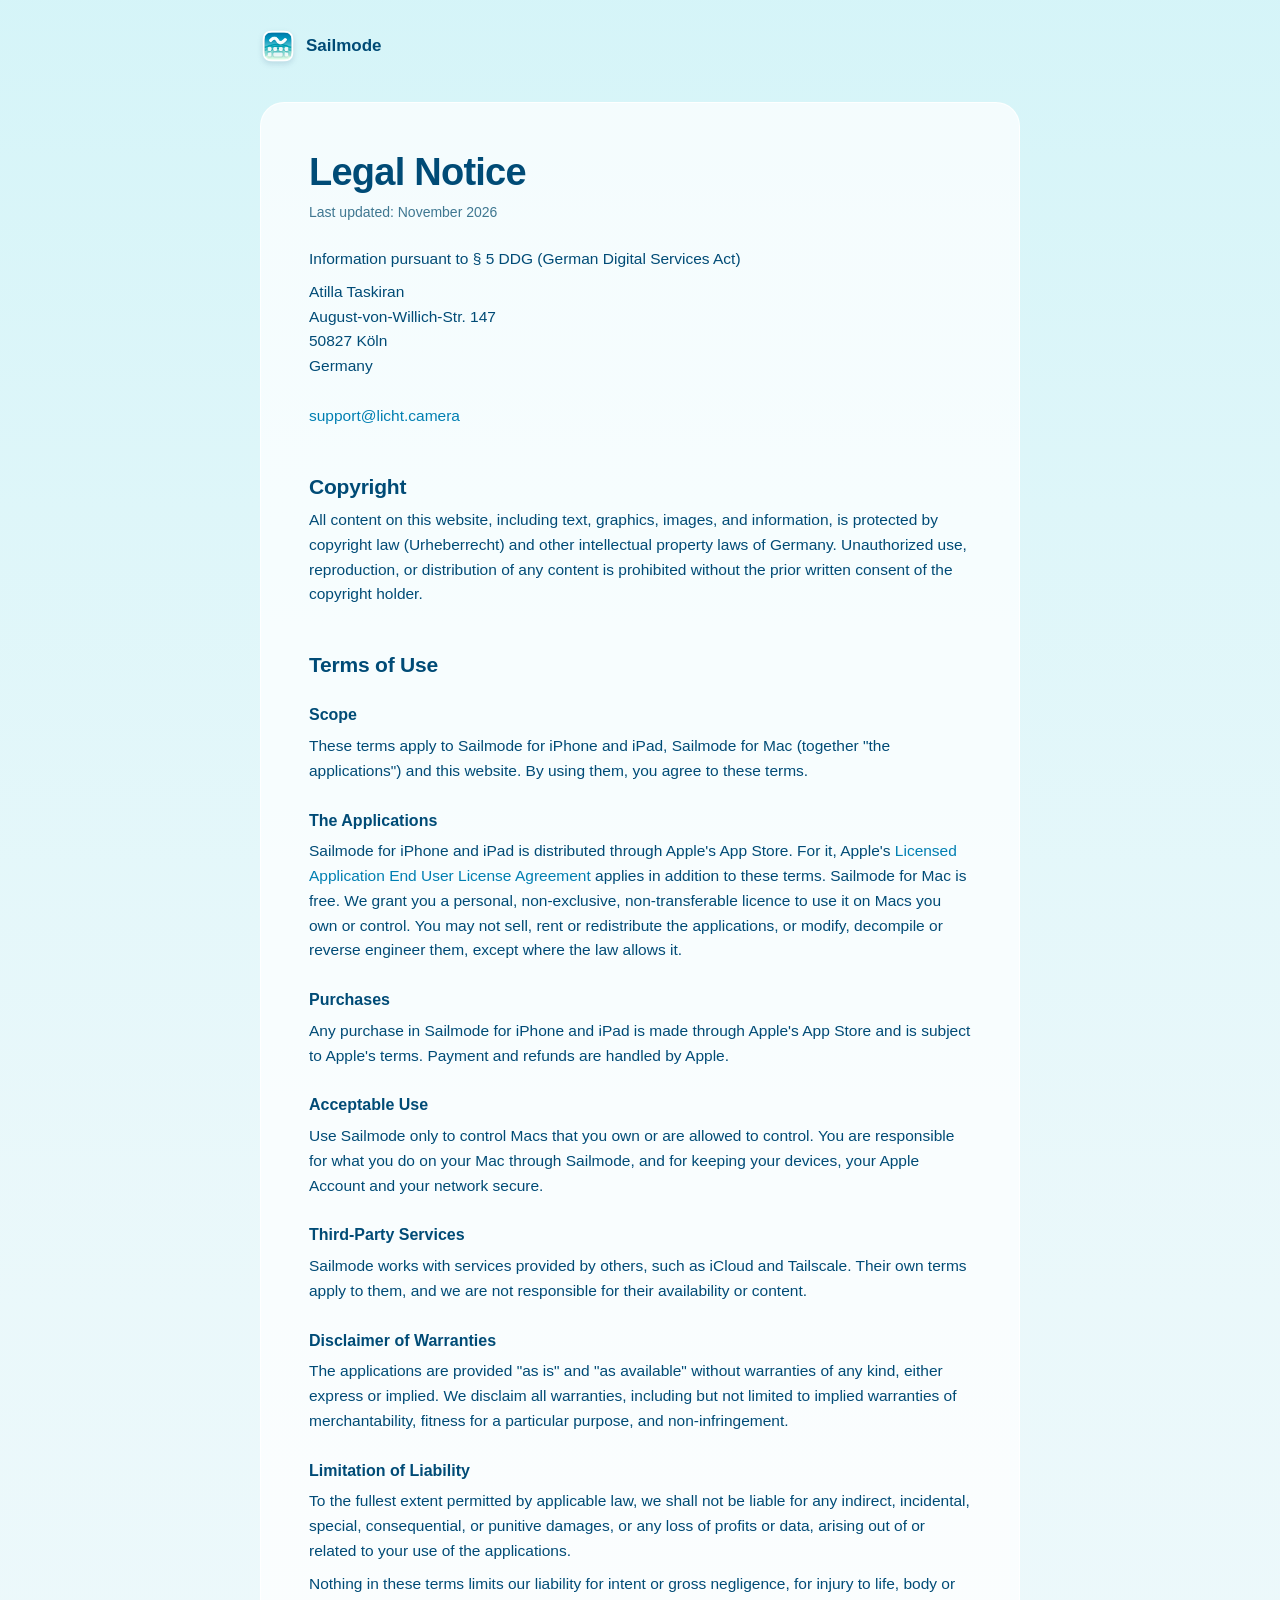
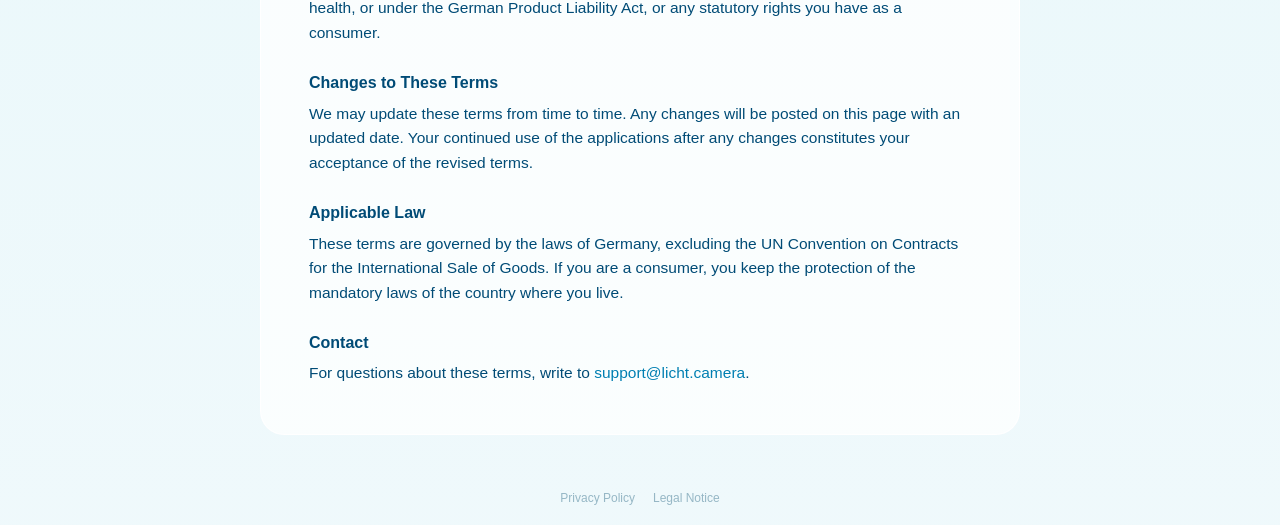
<file: legal/index.html>
<!doctype html>
<html lang="en">
<head>
<meta charset="utf-8">
<meta name="viewport" content="width=device-width, initial-scale=1, viewport-fit=cover, shrink-to-fit=no">
<title>Legal Notice · Sailmode</title>
<meta name="description" content="Sailmode's legal notice and terms of use.">
<link rel="icon" type="image/png" href="../favicon.png?v=6fe44937cc">
<link rel="stylesheet" href="../style.css?v=b206a00c0a">
</head>
<body>
<header class="doc-top"><a href="../"><img src="../icon-hero.png?v=5724e4657d" width="56" height="56" alt="">Sailmode</a></header>
<main class="doc">
  <h1>Legal Notice</h1>
  <p class="updated">Last updated: November 2026</p>

  <p>Information pursuant to § 5 DDG (German Digital Services Act)</p>
  <address>Atilla Taskiran<br>August-von-Willich-Str. 147<br>50827 Köln<br>Germany<br><br><a href="mailto:support@licht.camera">support@licht.camera</a></address>

  <h2>Copyright</h2>
  <p>All content on this website, including text, graphics, images, and information, is protected by copyright law (Urheberrecht) and other intellectual property laws of Germany. Unauthorized use, reproduction, or distribution of any content is prohibited without the prior written consent of the copyright holder.</p>

  <h2>Terms of Use</h2>

  <h3>Scope</h3>
  <p>These terms apply to Sailmode for iPhone and iPad, Sailmode for Mac (together "the applications") and this website. By using them, you agree to these terms.</p>

  <h3>The Applications</h3>
  <p>Sailmode for iPhone and iPad is distributed through Apple's App Store. For it, Apple's <a href="https://www.apple.com/legal/internet-services/itunes/dev/stdeula/">Licensed Application End User License Agreement</a> applies in addition to these terms. Sailmode for Mac is free. We grant you a personal, non-exclusive, non-transferable licence to use it on Macs you own or control. You may not sell, rent or redistribute the applications, or modify, decompile or reverse engineer them, except where the law allows it.</p>

  <h3>Purchases</h3>
  <p>Any purchase in Sailmode for iPhone and iPad is made through Apple's App Store and is subject to Apple's terms. Payment and refunds are handled by Apple.</p>

  <h3>Acceptable Use</h3>
  <p>Use Sailmode only to control Macs that you own or are allowed to control. You are responsible for what you do on your Mac through Sailmode, and for keeping your devices, your Apple Account and your network secure.</p>

  <h3>Third-Party Services</h3>
  <p>Sailmode works with services provided by others, such as iCloud and Tailscale. Their own terms apply to them, and we are not responsible for their availability or content.</p>

  <h3>Disclaimer of Warranties</h3>
  <p>The applications are provided "as is" and "as available" without warranties of any kind, either express or implied. We disclaim all warranties, including but not limited to implied warranties of merchantability, fitness for a particular purpose, and non-infringement.</p>

  <h3>Limitation of Liability</h3>
  <p>To the fullest extent permitted by applicable law, we shall not be liable for any indirect, incidental, special, consequential, or punitive damages, or any loss of profits or data, arising out of or related to your use of the applications.</p>
  <p>Nothing in these terms limits our liability for intent or gross negligence, for injury to life, body or health, or under the German Product Liability Act, or any statutory rights you have as a consumer.</p>

  <h3>Changes to These Terms</h3>
  <p>We may update these terms from time to time. Any changes will be posted on this page with an updated date. Your continued use of the applications after any changes constitutes your acceptance of the revised terms.</p>

  <h3>Applicable Law</h3>
  <p>These terms are governed by the laws of Germany, excluding the UN Convention on Contracts for the International Sale of Goods. If you are a consumer, you keep the protection of the mandatory laws of the country where you live.</p>

  <h3>Contact</h3>
  <p>For questions about these terms, write to <a href="mailto:support@licht.camera">support@licht.camera</a>.</p>
</main>
<footer class="legal-links">
  <a href="../privacy/">Privacy Policy</a>
  <a href="./" aria-current="page">Legal Notice</a>
</footer>
<script src="../site.js?v=b6d4779d4a"></script>
<!-- Cloudflare Web Analytics: counts visits, without cookies. --><script type='module' src='https://static.cloudflareinsights.com/beacon.min.js' data-cf-beacon='{"token": "142a9ddf4b6b43f39f963246700cc026"}'></script>
</body>
</html>
</file>
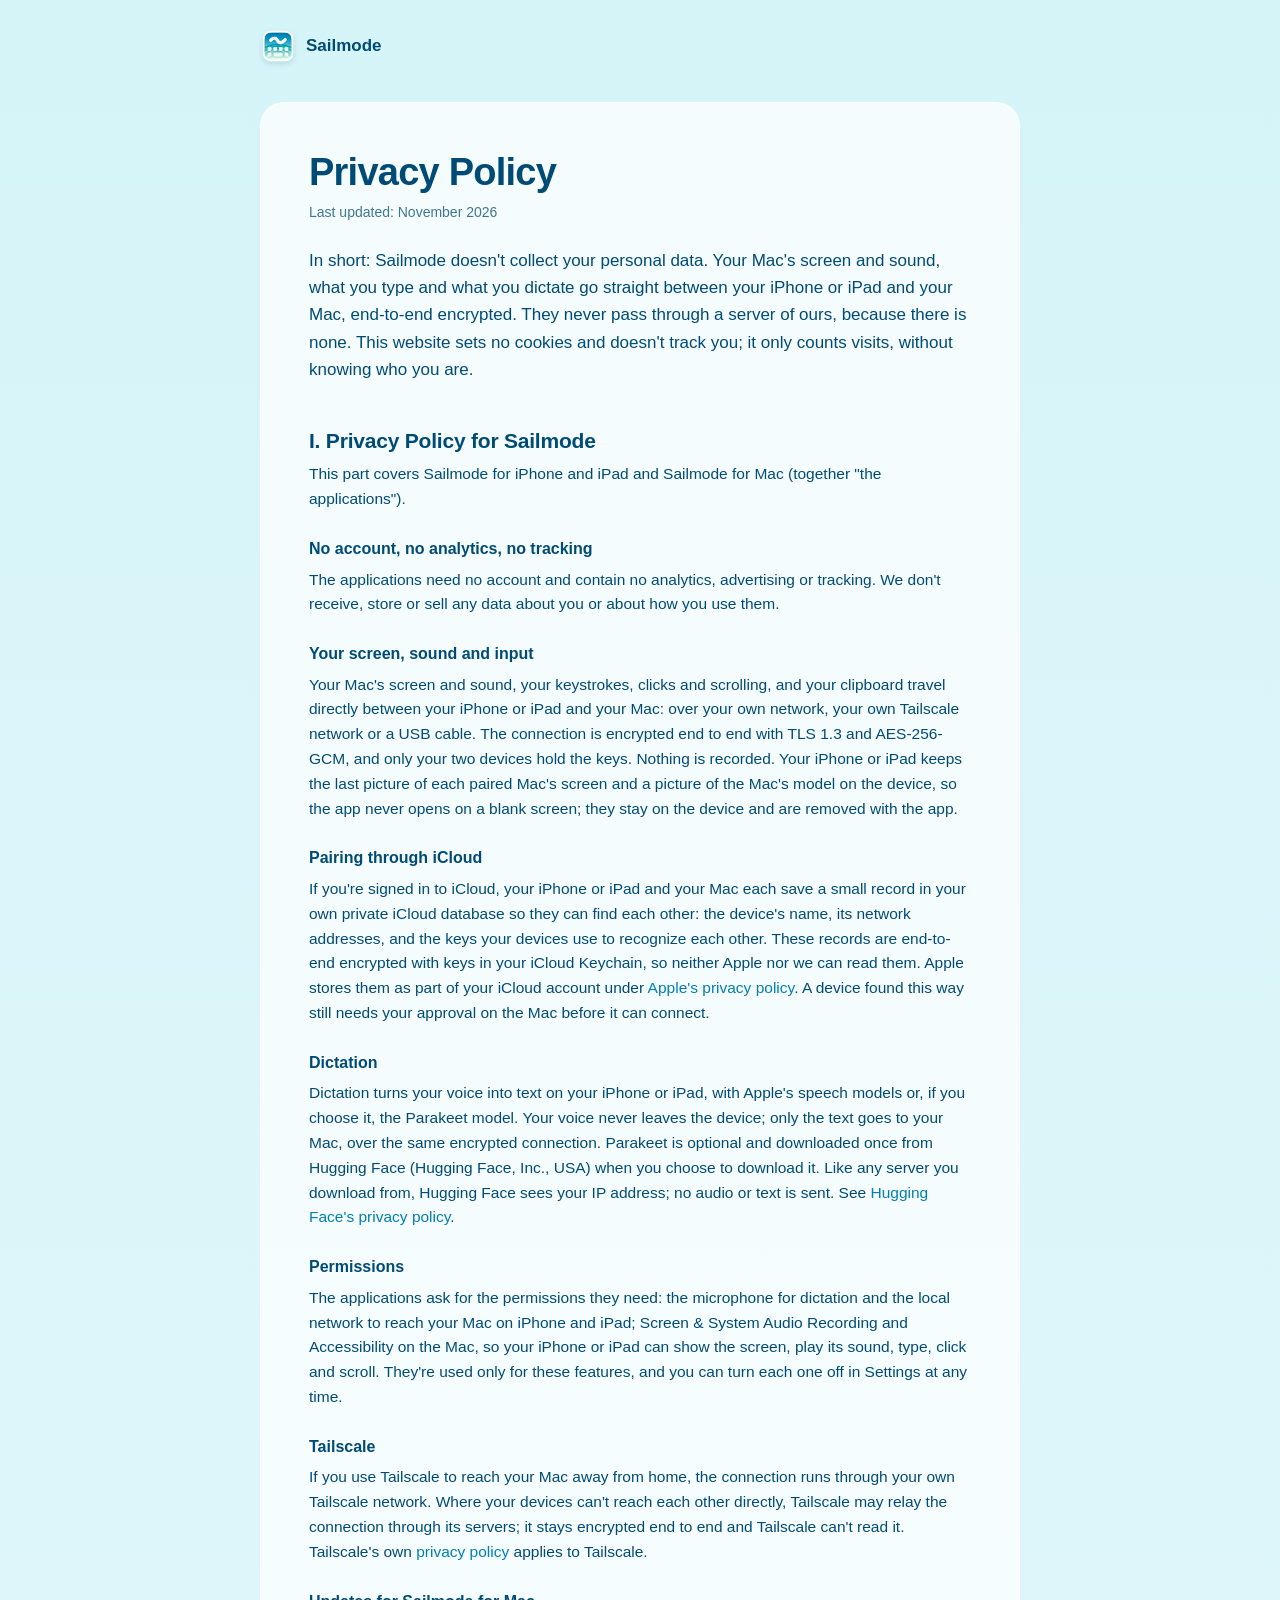
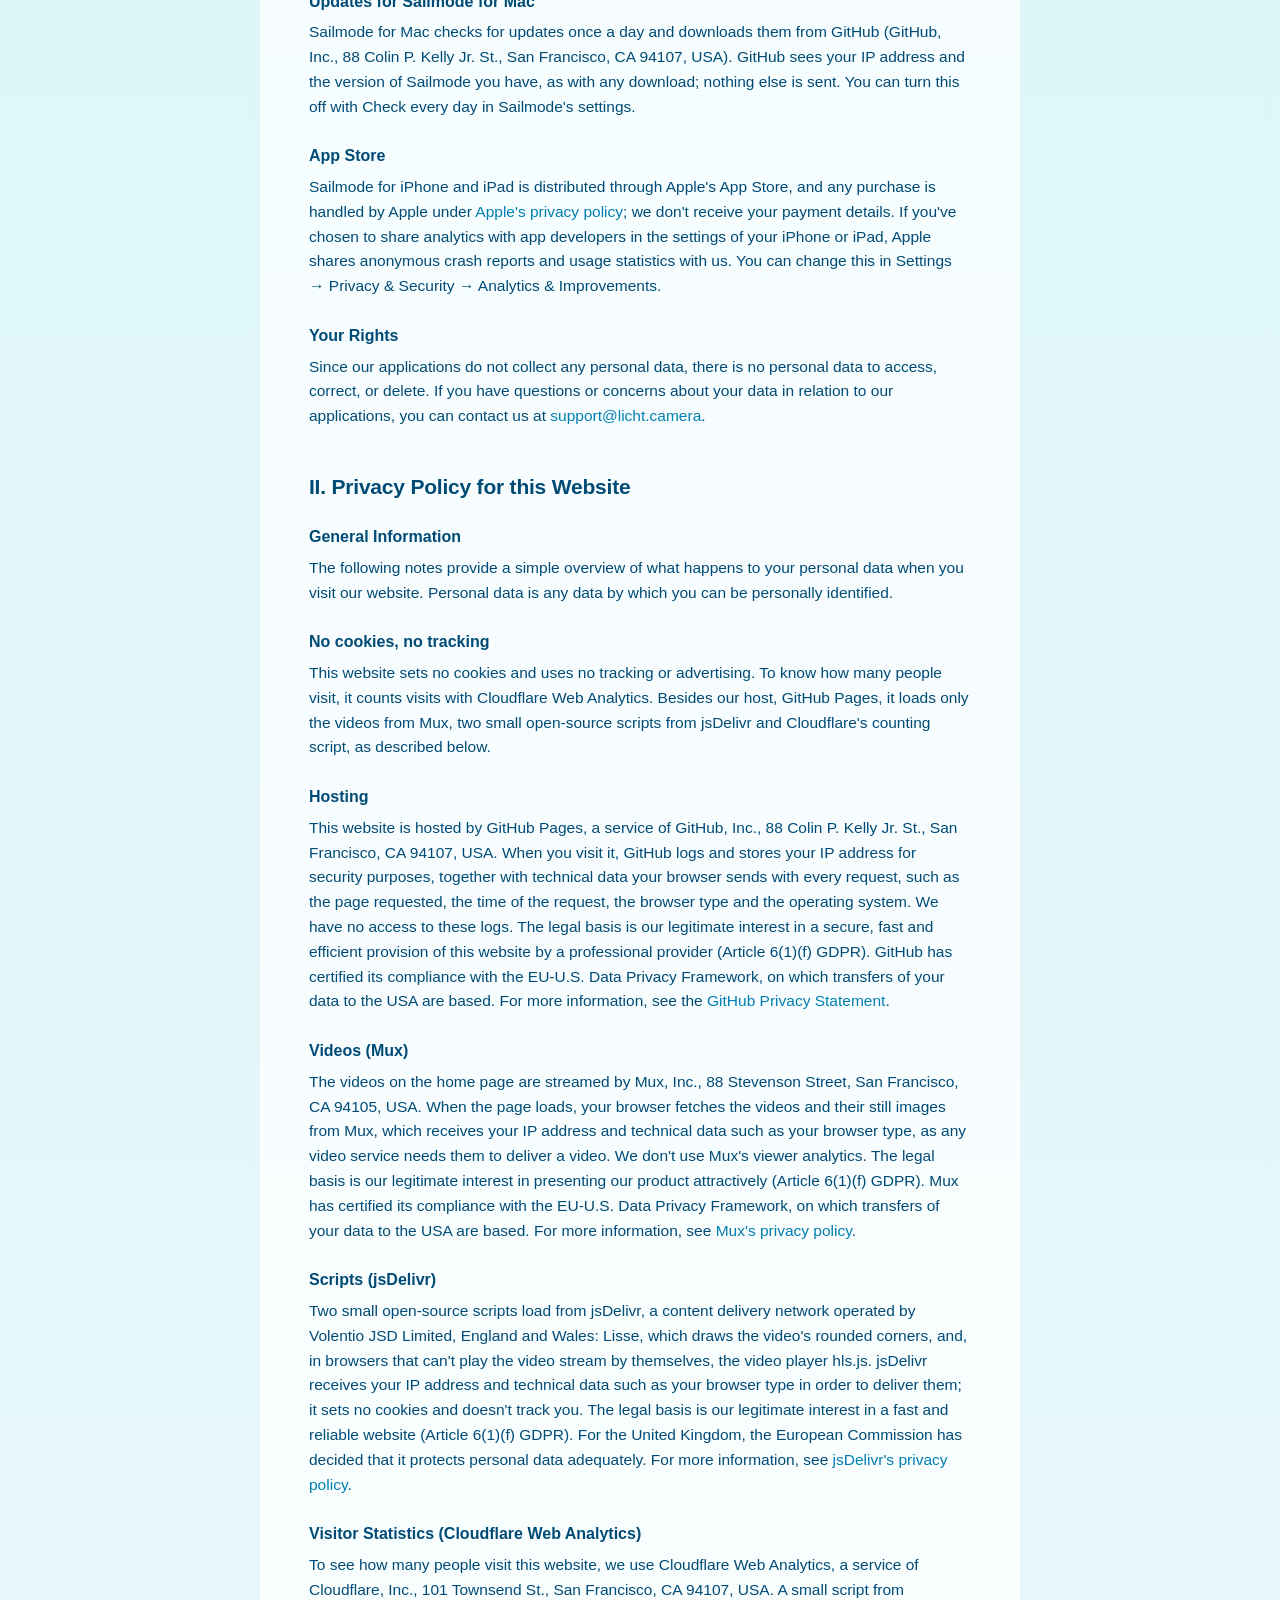
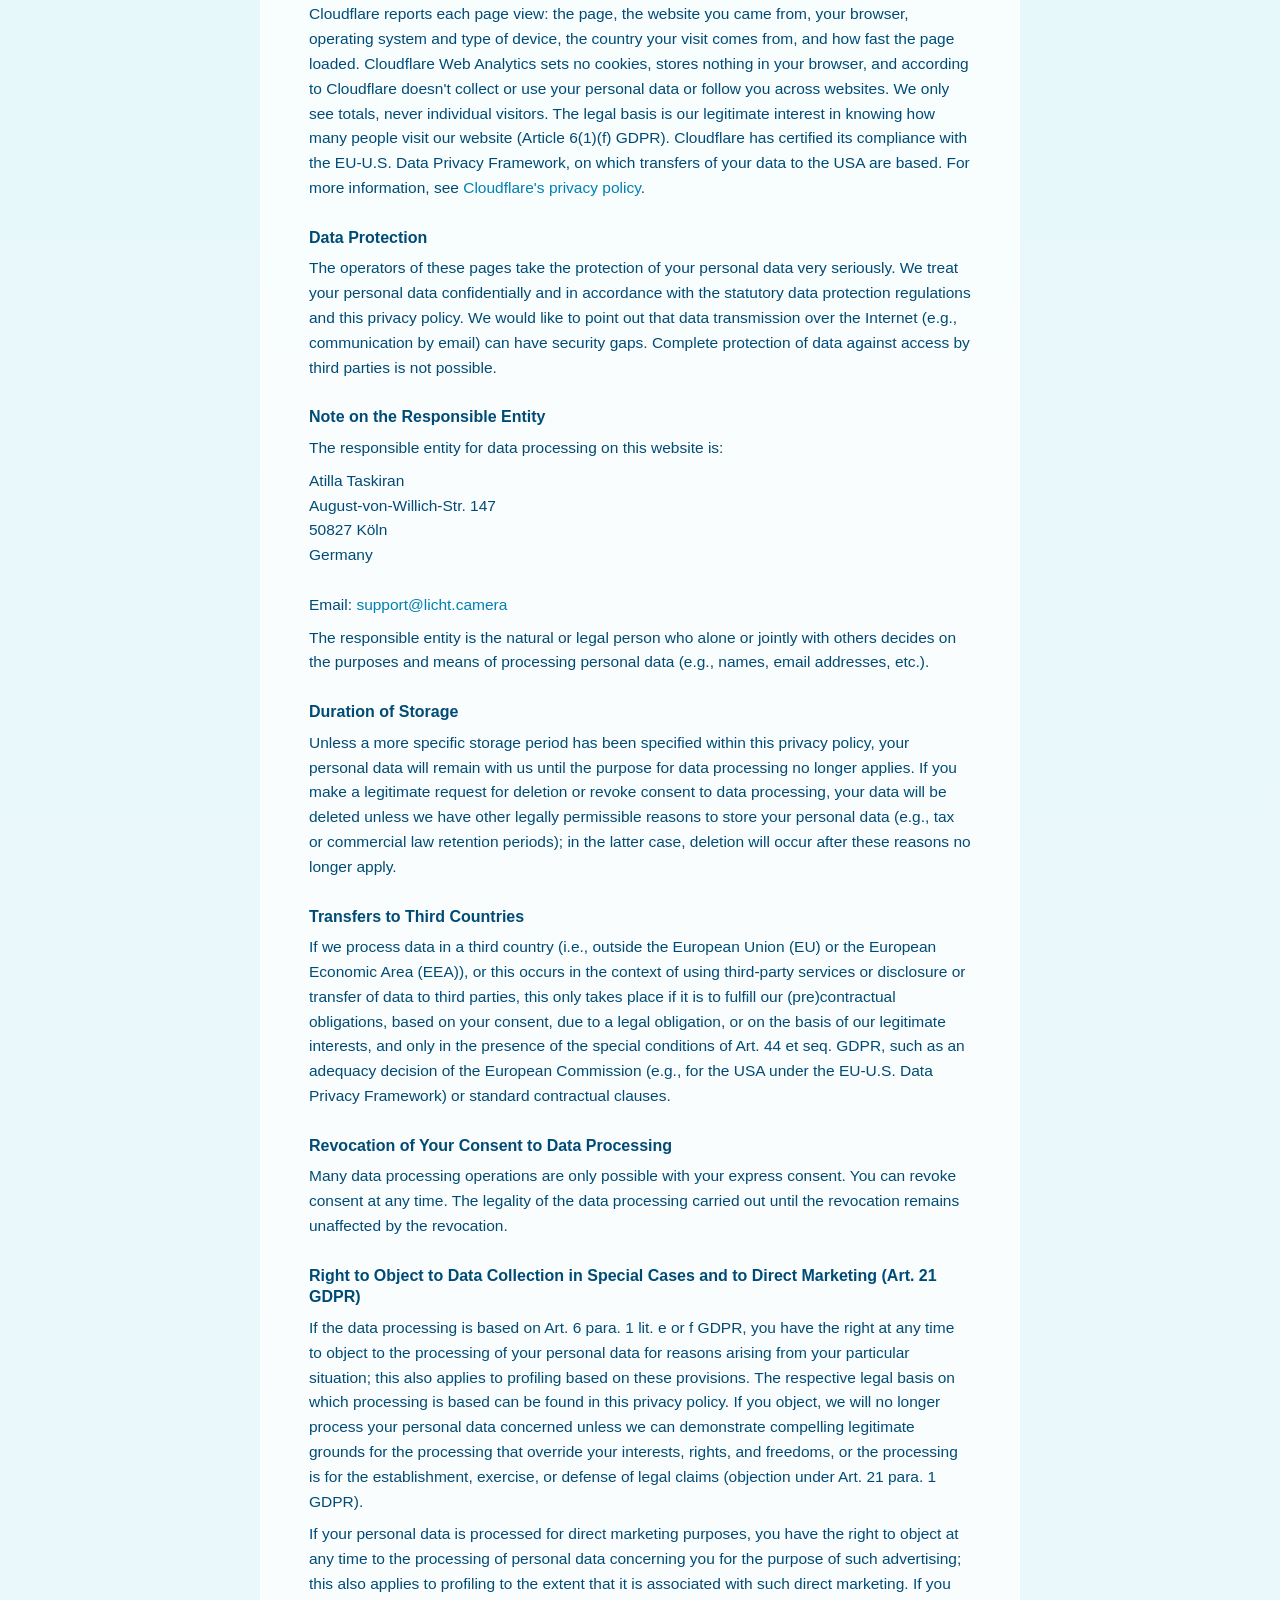
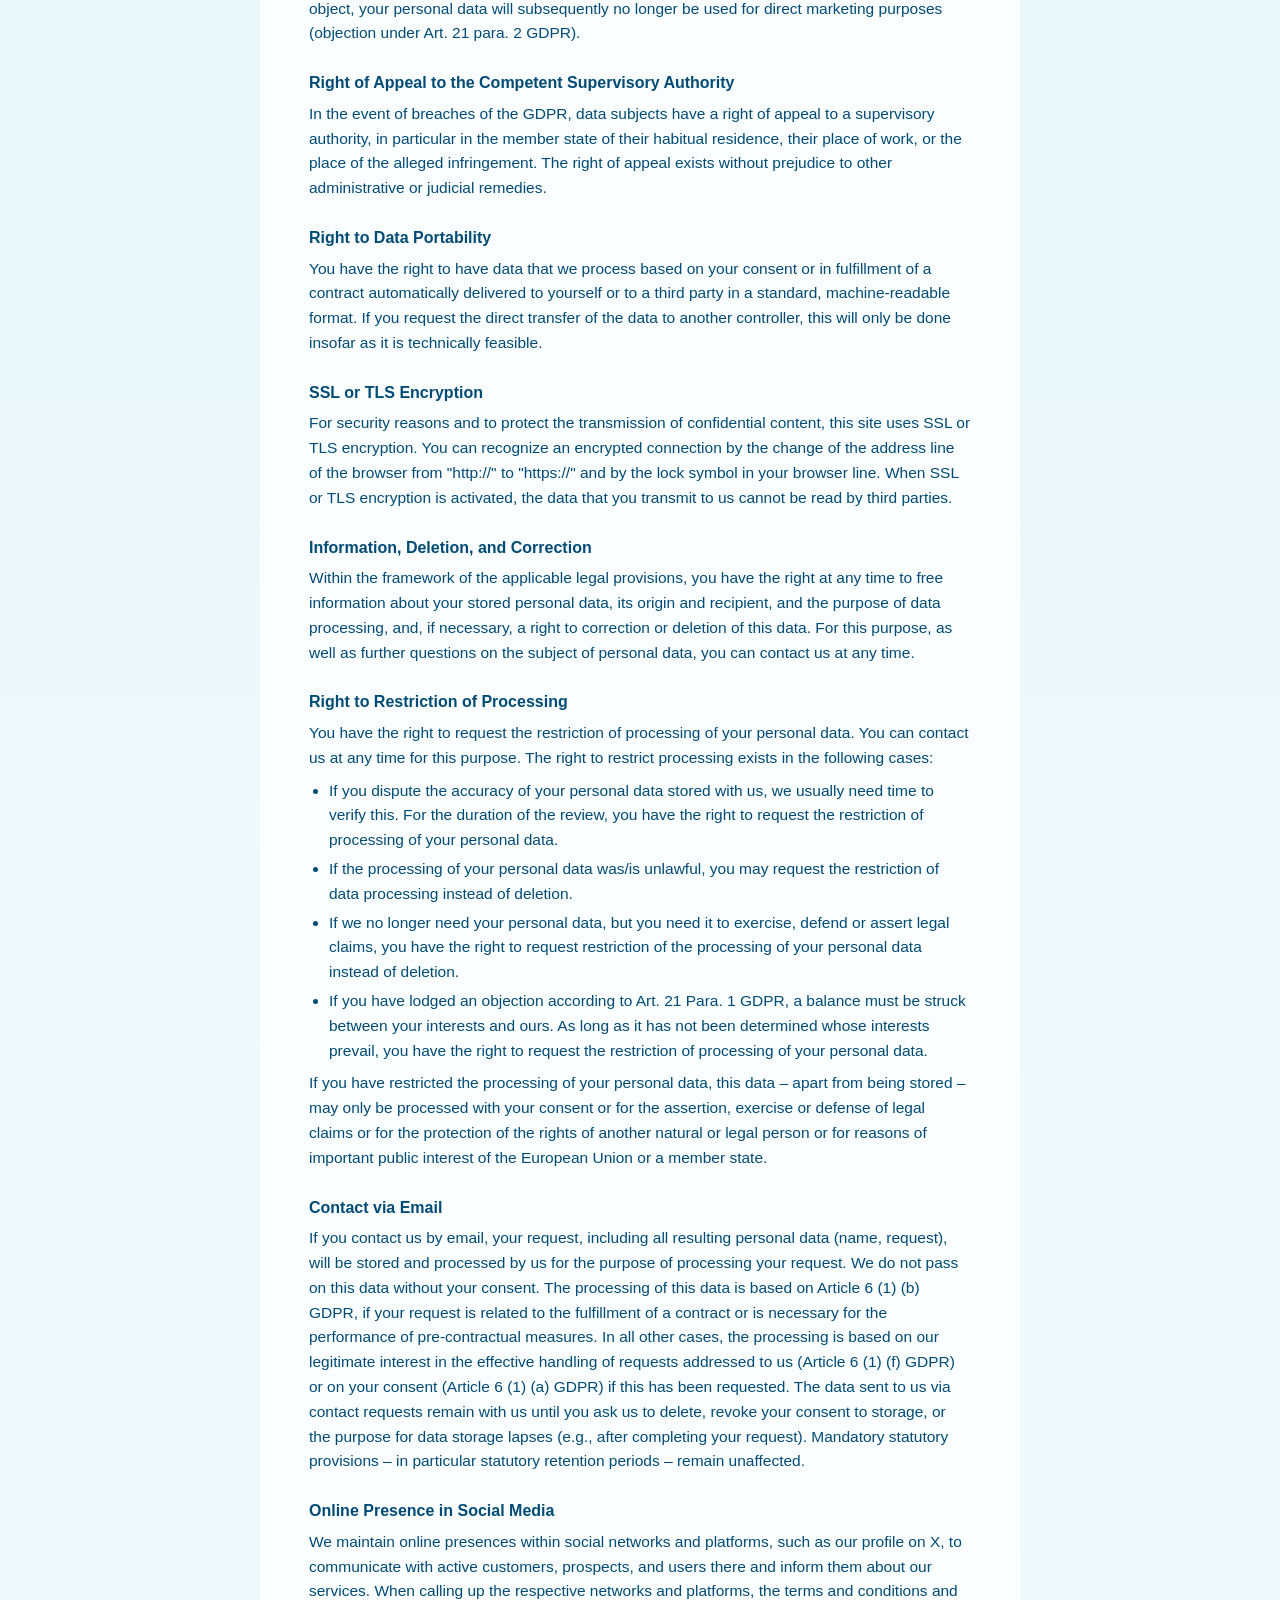
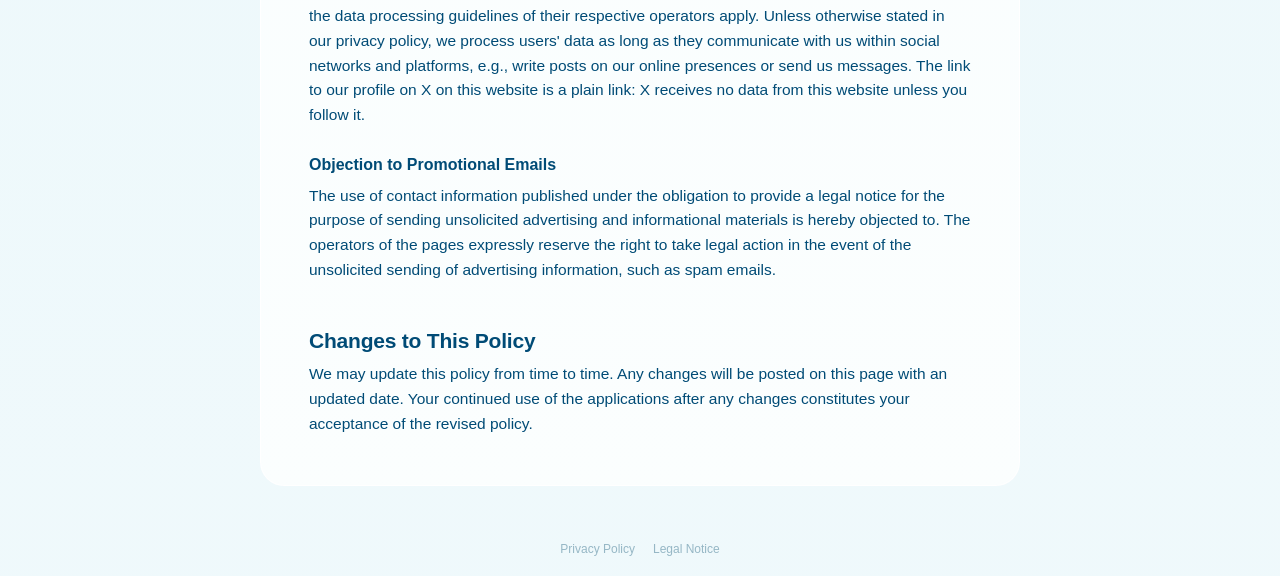
<file: privacy/index.html>
<!doctype html>
<html lang="en">
<head>
<meta charset="utf-8">
<meta name="viewport" content="width=device-width, initial-scale=1, viewport-fit=cover, shrink-to-fit=no">
<title>Privacy Policy · Sailmode</title>
<meta name="description" content="How Sailmode and this website handle your data.">
<link rel="icon" type="image/png" href="../favicon.png?v=6fe44937cc">
<link rel="stylesheet" href="../style.css?v=b206a00c0a">
</head>
<body>
<header class="doc-top"><a href="../"><img src="../icon-hero.png?v=5724e4657d" width="56" height="56" alt="">Sailmode</a></header>
<main class="doc">
  <h1>Privacy Policy</h1>
  <p class="updated">Last updated: November 2026</p>
  <p class="lead">In short: Sailmode doesn't collect your personal data. Your Mac's screen and sound, what you type and what you dictate go straight between your iPhone or iPad and your Mac, end-to-end encrypted. They never pass through a server of ours, because there is none. This website sets no cookies and doesn't track you; it only counts visits, without knowing who you are.</p>

  <h2>I. Privacy Policy for Sailmode</h2>
  <p>This part covers Sailmode for iPhone and iPad and Sailmode for Mac (together "the applications").</p>

  <h3>No account, no analytics, no tracking</h3>
  <p>The applications need no account and contain no analytics, advertising or tracking. We don't receive, store or sell any data about you or about how you use them.</p>

  <h3>Your screen, sound and input</h3>
  <p>Your Mac's screen and sound, your keystrokes, clicks and scrolling, and your clipboard travel directly between your iPhone or iPad and your Mac: over your own network, your own Tailscale network or a USB cable. The connection is encrypted end to end with TLS 1.3 and AES-256-GCM, and only your two devices hold the keys. Nothing is recorded. Your iPhone or iPad keeps the last picture of each paired Mac's screen and a picture of the Mac's model on the device, so the app never opens on a blank screen; they stay on the device and are removed with the app.</p>

  <h3>Pairing through iCloud</h3>
  <p>If you're signed in to iCloud, your iPhone or iPad and your Mac each save a small record in your own private iCloud database so they can find each other: the device's name, its network addresses, and the keys your devices use to recognize each other. These records are end-to-end encrypted with keys in your iCloud Keychain, so neither Apple nor we can read them. Apple stores them as part of your iCloud account under <a href="https://www.apple.com/legal/privacy/">Apple's privacy policy</a>. A device found this way still needs your approval on the Mac before it can connect.</p>

  <h3>Dictation</h3>
  <p>Dictation turns your voice into text on your iPhone or iPad, with Apple's speech models or, if you choose it, the Parakeet model. Your voice never leaves the device; only the text goes to your Mac, over the same encrypted connection. Parakeet is optional and downloaded once from Hugging Face (Hugging Face, Inc., USA) when you choose to download it. Like any server you download from, Hugging Face sees your IP address; no audio or text is sent. See <a href="https://huggingface.co/privacy">Hugging Face's privacy policy</a>.</p>

  <h3>Permissions</h3>
  <p>The applications ask for the permissions they need: the microphone for dictation and the local network to reach your Mac on iPhone and iPad; Screen &amp; System Audio Recording and Accessibility on the Mac, so your iPhone or iPad can show the screen, play its sound, type, click and scroll. They're used only for these features, and you can turn each one off in Settings at any time.</p>

  <h3>Tailscale</h3>
  <p>If you use Tailscale to reach your Mac away from home, the connection runs through your own Tailscale network. Where your devices can't reach each other directly, Tailscale may relay the connection through its servers; it stays encrypted end to end and Tailscale can't read it. Tailscale's own <a href="https://tailscale.com/privacy-policy">privacy policy</a> applies to Tailscale.</p>

  <h3>Updates for Sailmode for Mac</h3>
  <p>Sailmode for Mac checks for updates once a day and downloads them from GitHub (GitHub, Inc., 88 Colin P. Kelly Jr. St., San Francisco, CA 94107, USA). GitHub sees your IP address and the version of Sailmode you have, as with any download; nothing else is sent. You can turn this off with Check every day in Sailmode's settings.</p>

  <h3>App Store</h3>
  <p>Sailmode for iPhone and iPad is distributed through Apple's App Store, and any purchase is handled by Apple under <a href="https://www.apple.com/legal/privacy/">Apple's privacy policy</a>; we don't receive your payment details. If you've chosen to share analytics with app developers in the settings of your iPhone or iPad, Apple shares anonymous crash reports and usage statistics with us. You can change this in Settings → Privacy &amp; Security → Analytics &amp; Improvements.</p>

  <h3>Your Rights</h3>
  <p>Since our applications do not collect any personal data, there is no personal data to access, correct, or delete. If you have questions or concerns about your data in relation to our applications, you can contact us at <a href="mailto:support@licht.camera">support@licht.camera</a>.</p>

  <h2>II. Privacy Policy for this Website</h2>

  <h3>General Information</h3>
  <p>The following notes provide a simple overview of what happens to your personal data when you visit our website. Personal data is any data by which you can be personally identified.</p>

  <h3>No cookies, no tracking</h3>
  <p>This website sets no cookies and uses no tracking or advertising. To know how many people visit, it counts visits with Cloudflare Web Analytics. Besides our host, GitHub Pages, it loads only the videos from Mux, two small open-source scripts from jsDelivr and Cloudflare's counting script, as described below.</p>

  <h3>Hosting</h3>
  <p>This website is hosted by GitHub Pages, a service of GitHub, Inc., 88 Colin P. Kelly Jr. St., San Francisco, CA 94107, USA. When you visit it, GitHub logs and stores your IP address for security purposes, together with technical data your browser sends with every request, such as the page requested, the time of the request, the browser type and the operating system. We have no access to these logs. The legal basis is our legitimate interest in a secure, fast and efficient provision of this website by a professional provider (Article 6(1)(f) GDPR). GitHub has certified its compliance with the EU-U.S. Data Privacy Framework, on which transfers of your data to the USA are based. For more information, see the <a href="https://docs.github.com/en/site-policy/privacy-policies/github-general-privacy-statement">GitHub Privacy Statement</a>.</p>

  <h3>Videos (Mux)</h3>
  <p>The videos on the home page are streamed by Mux, Inc., 88 Stevenson Street, San Francisco, CA 94105, USA. When the page loads, your browser fetches the videos and their still images from Mux, which receives your IP address and technical data such as your browser type, as any video service needs them to deliver a video. We don't use Mux's viewer analytics. The legal basis is our legitimate interest in presenting our product attractively (Article 6(1)(f) GDPR). Mux has certified its compliance with the EU-U.S. Data Privacy Framework, on which transfers of your data to the USA are based. For more information, see <a href="https://www.mux.com/privacy">Mux's privacy policy</a>.</p>

  <h3>Scripts (jsDelivr)</h3>
  <p>Two small open-source scripts load from jsDelivr, a content delivery network operated by Volentio JSD Limited, England and Wales: Lisse, which draws the video's rounded corners, and, in browsers that can't play the video stream by themselves, the video player hls.js. jsDelivr receives your IP address and technical data such as your browser type in order to deliver them; it sets no cookies and doesn't track you. The legal basis is our legitimate interest in a fast and reliable website (Article 6(1)(f) GDPR). For the United Kingdom, the European Commission has decided that it protects personal data adequately. For more information, see <a href="https://www.jsdelivr.com/terms/privacy-policy">jsDelivr's privacy policy</a>.</p>

  <h3>Visitor Statistics (Cloudflare Web Analytics)</h3>
  <p>To see how many people visit this website, we use Cloudflare Web Analytics, a service of Cloudflare, Inc., 101 Townsend St., San Francisco, CA 94107, USA. A small script from Cloudflare reports each page view: the page, the website you came from, your browser, operating system and type of device, the country your visit comes from, and how fast the page loaded. Cloudflare Web Analytics sets no cookies, stores nothing in your browser, and according to Cloudflare doesn't collect or use your personal data or follow you across websites. We only see totals, never individual visitors. The legal basis is our legitimate interest in knowing how many people visit our website (Article 6(1)(f) GDPR). Cloudflare has certified its compliance with the EU-U.S. Data Privacy Framework, on which transfers of your data to the USA are based. For more information, see <a href="https://www.cloudflare.com/privacypolicy/">Cloudflare's privacy policy</a>.</p>

  <h3>Data Protection</h3>
  <p>The operators of these pages take the protection of your personal data very seriously. We treat your personal data confidentially and in accordance with the statutory data protection regulations and this privacy policy. We would like to point out that data transmission over the Internet (e.g., communication by email) can have security gaps. Complete protection of data against access by third parties is not possible.</p>

  <h3>Note on the Responsible Entity</h3>
  <p>The responsible entity for data processing on this website is:</p>
  <address>Atilla Taskiran<br>August-von-Willich-Str. 147<br>50827 Köln<br>Germany<br><br>Email: <a href="mailto:support@licht.camera">support@licht.camera</a></address>
  <p>The responsible entity is the natural or legal person who alone or jointly with others decides on the purposes and means of processing personal data (e.g., names, email addresses, etc.).</p>

  <h3>Duration of Storage</h3>
  <p>Unless a more specific storage period has been specified within this privacy policy, your personal data will remain with us until the purpose for data processing no longer applies. If you make a legitimate request for deletion or revoke consent to data processing, your data will be deleted unless we have other legally permissible reasons to store your personal data (e.g., tax or commercial law retention periods); in the latter case, deletion will occur after these reasons no longer apply.</p>

  <h3>Transfers to Third Countries</h3>
  <p>If we process data in a third country (i.e., outside the European Union (EU) or the European Economic Area (EEA)), or this occurs in the context of using third-party services or disclosure or transfer of data to third parties, this only takes place if it is to fulfill our (pre)contractual obligations, based on your consent, due to a legal obligation, or on the basis of our legitimate interests, and only in the presence of the special conditions of Art. 44 et seq. GDPR, such as an adequacy decision of the European Commission (e.g., for the USA under the EU-U.S. Data Privacy Framework) or standard contractual clauses.</p>

  <h3>Revocation of Your Consent to Data Processing</h3>
  <p>Many data processing operations are only possible with your express consent. You can revoke consent at any time. The legality of the data processing carried out until the revocation remains unaffected by the revocation.</p>

  <h3>Right to Object to Data Collection in Special Cases and to Direct Marketing (Art. 21 GDPR)</h3>
  <p>If the data processing is based on Art. 6 para. 1 lit. e or f GDPR, you have the right at any time to object to the processing of your personal data for reasons arising from your particular situation; this also applies to profiling based on these provisions. The respective legal basis on which processing is based can be found in this privacy policy. If you object, we will no longer process your personal data concerned unless we can demonstrate compelling legitimate grounds for the processing that override your interests, rights, and freedoms, or the processing is for the establishment, exercise, or defense of legal claims (objection under Art. 21 para. 1 GDPR).</p>
  <p>If your personal data is processed for direct marketing purposes, you have the right to object at any time to the processing of personal data concerning you for the purpose of such advertising; this also applies to profiling to the extent that it is associated with such direct marketing. If you object, your personal data will subsequently no longer be used for direct marketing purposes (objection under Art. 21 para. 2 GDPR).</p>

  <h3>Right of Appeal to the Competent Supervisory Authority</h3>
  <p>In the event of breaches of the GDPR, data subjects have a right of appeal to a supervisory authority, in particular in the member state of their habitual residence, their place of work, or the place of the alleged infringement. The right of appeal exists without prejudice to other administrative or judicial remedies.</p>

  <h3>Right to Data Portability</h3>
  <p>You have the right to have data that we process based on your consent or in fulfillment of a contract automatically delivered to yourself or to a third party in a standard, machine-readable format. If you request the direct transfer of the data to another controller, this will only be done insofar as it is technically feasible.</p>

  <h3>SSL or TLS Encryption</h3>
  <p>For security reasons and to protect the transmission of confidential content, this site uses SSL or TLS encryption. You can recognize an encrypted connection by the change of the address line of the browser from "http://" to "https://" and by the lock symbol in your browser line. When SSL or TLS encryption is activated, the data that you transmit to us cannot be read by third parties.</p>

  <h3>Information, Deletion, and Correction</h3>
  <p>Within the framework of the applicable legal provisions, you have the right at any time to free information about your stored personal data, its origin and recipient, and the purpose of data processing, and, if necessary, a right to correction or deletion of this data. For this purpose, as well as further questions on the subject of personal data, you can contact us at any time.</p>

  <h3>Right to Restriction of Processing</h3>
  <p>You have the right to request the restriction of processing of your personal data. You can contact us at any time for this purpose. The right to restrict processing exists in the following cases:</p>
  <ul>
    <li>If you dispute the accuracy of your personal data stored with us, we usually need time to verify this. For the duration of the review, you have the right to request the restriction of processing of your personal data.</li>
    <li>If the processing of your personal data was/is unlawful, you may request the restriction of data processing instead of deletion.</li>
    <li>If we no longer need your personal data, but you need it to exercise, defend or assert legal claims, you have the right to request restriction of the processing of your personal data instead of deletion.</li>
    <li>If you have lodged an objection according to Art. 21 Para. 1 GDPR, a balance must be struck between your interests and ours. As long as it has not been determined whose interests prevail, you have the right to request the restriction of processing of your personal data.</li>
  </ul>
  <p>If you have restricted the processing of your personal data, this data – apart from being stored – may only be processed with your consent or for the assertion, exercise or defense of legal claims or for the protection of the rights of another natural or legal person or for reasons of important public interest of the European Union or a member state.</p>

  <h3>Contact via Email</h3>
  <p>If you contact us by email, your request, including all resulting personal data (name, request), will be stored and processed by us for the purpose of processing your request. We do not pass on this data without your consent. The processing of this data is based on Article 6 (1) (b) GDPR, if your request is related to the fulfillment of a contract or is necessary for the performance of pre-contractual measures. In all other cases, the processing is based on our legitimate interest in the effective handling of requests addressed to us (Article 6 (1) (f) GDPR) or on your consent (Article 6 (1) (a) GDPR) if this has been requested. The data sent to us via contact requests remain with us until you ask us to delete, revoke your consent to storage, or the purpose for data storage lapses (e.g., after completing your request). Mandatory statutory provisions – in particular statutory retention periods – remain unaffected.</p>

  <h3>Online Presence in Social Media</h3>
  <p>We maintain online presences within social networks and platforms, such as our profile on X, to communicate with active customers, prospects, and users there and inform them about our services. When calling up the respective networks and platforms, the terms and conditions and the data processing guidelines of their respective operators apply. Unless otherwise stated in our privacy policy, we process users' data as long as they communicate with us within social networks and platforms, e.g., write posts on our online presences or send us messages. The link to our profile on X on this website is a plain link: X receives no data from this website unless you follow it.</p>

  <h3>Objection to Promotional Emails</h3>
  <p>The use of contact information published under the obligation to provide a legal notice for the purpose of sending unsolicited advertising and informational materials is hereby objected to. The operators of the pages expressly reserve the right to take legal action in the event of the unsolicited sending of advertising information, such as spam emails.</p>

  <h2>Changes to This Policy</h2>
  <p>We may update this policy from time to time. Any changes will be posted on this page with an updated date. Your continued use of the applications after any changes constitutes your acceptance of the revised policy.</p>
</main>
<footer class="legal-links">
  <a href="./" aria-current="page">Privacy Policy</a>
  <a href="../legal/">Legal Notice</a>
</footer>
<script src="../site.js?v=b6d4779d4a"></script>
<!-- Cloudflare Web Analytics: counts visits, without cookies. --><script type='module' src='https://static.cloudflareinsights.com/beacon.min.js' data-cf-beacon='{"token": "142a9ddf4b6b43f39f963246700cc026"}'></script>
</body>
</html>
</file>
<file: style.css>
/* Sailmode's look, as the Mac app's setup has it (Host-macOS/App/SailmodeStyle.swift): by day a sky from a breath
   of the icon's turquoise down to nearly white, at night navy into blue; sea-blue ink by day, white at night, and a
   soft sea blue for what's second. Display P3 where the screen has it, as in the app. */
:root {
  --sky-top: #dbf3f7;
  --sky-mid: #ecf7fa;
  --sky-end: #f1f9fb;
  --ink: #054a73;
  --quiet: #4d758f;
  --accent: #007dad;
  --card: rgba(255, 255, 255, 0.72);
  --card-edge: rgba(255, 255, 255, 0.9);
  --shade: rgba(0, 51, 79, 0.22);
  --font: -apple-system, BlinkMacSystemFont, "SF Pro Text", "Helvetica Neue", Arial, sans-serif;
  color-scheme: light;
}
@supports (color: color(display-p3 0 0 0)) {
  :root {
    --sky-top: color(display-p3 0.86 0.955 0.97);
    --sky-mid: color(display-p3 0.925 0.97 0.98);
    --sky-end: color(display-p3 0.945 0.975 0.985);
    --ink: color(display-p3 0.02 0.29 0.45);
    --quiet: color(display-p3 0.30 0.46 0.56);
    --accent: color(display-p3 0 0.49 0.68);
  }
}
@media (prefers-color-scheme: dark) {
  :root {
    --sky-top: #001c3b;
    --sky-mid: #054575;
    --sky-end: #086699;
    --ink: #ffffff;
    --quiet: #b3cce0;
    --accent: #29a8db;
    --card: rgba(255, 255, 255, 0.1);
    --card-edge: rgba(255, 255, 255, 0.16);
    color-scheme: dark;
  }
  @supports (color: color(display-p3 0 0 0)) {
    :root {
      --sky-top: color(display-p3 0 0.11 0.23);
      --sky-mid: color(display-p3 0.02 0.27 0.46);
      --sky-end: color(display-p3 0.03 0.40 0.60);
      --quiet: color(display-p3 0.70 0.80 0.88);
      --accent: color(display-p3 0.16 0.66 0.86);
    }
  }
}

* { box-sizing: border-box; }
/* The sky runs down the whole page, from its top colour at the very top to its end at the very bottom, so each screen
   is nearly one colour. Around the page (beside it in Safari's sidebar on iPhone Duo, under its toolbar, and when
   pulled past an end) Safari shows the page's own background colour: that follows the scroll, the colour of the sky
   where one is (site.js sets --edge-from, --edge-to and --edge-at). */
/* Nothing sticks out sideways, not even for a moment mid-swap: Safari on a wide screen (iPad, iPhone Duo) would
   otherwise shrink the whole page to fit it, which looks zoomed out. With shrink-to-fit=no in each page's viewport tag. */
html, body { overflow-x: clip; }
html {
  -webkit-text-size-adjust: 100%;
  background-color: var(--sky-top);
  background-color: color-mix(in oklab, var(--edge-from, var(--sky-top)), var(--edge-to, var(--sky-mid)) var(--edge-at, 0%));
}
body {
  margin: 0; min-height: 100vh; min-height: 100svh;
  display: flex; flex-direction: column;
  color: var(--ink); font-family: var(--font); -webkit-font-smoothing: antialiased;
  background: linear-gradient(var(--sky-top) 0%, var(--sky-mid) 55%, var(--sky-end) 100%);
}

/* The links at the very bottom of every page, small and half see-through. Nothing on the site moves: it's just there. */
.legal-links {
  margin-top: auto; display: flex; flex-wrap: wrap; justify-content: center; gap: 4px 18px;
  padding: 56px max(16px, env(safe-area-inset-right)) max(20px, env(safe-area-inset-bottom)) max(16px, env(safe-area-inset-left));
  font-size: 12px; color: var(--quiet);
}
.legal-links a { color: inherit; text-decoration: none; opacity: 0.5; }
.legal-links a:hover { opacity: 1; }
/* Who made it, on a line of its own above them. */
.legal-links .credit { flex-basis: 100%; margin: 0 0 8px; text-align: center; font-size: 13px; }
.legal-links .credit a { opacity: 1; color: var(--accent); font-weight: 500; }

/* The other links: the accent colour, and pointed at, a 1.5-point line under them with round ends, further
   below the letters than a plain underline, clear of g, p and y. It's drawn as the link's background, a bar with a
   dot at each end, so a link that wraps gets it on every line. It fades in over a tenth of a second while rising
   2 points into place from below: its colour and its lift are registered properties, which the browser can animate
   where a background alone it can't. The link reaches 2 points lower than the line's resting place, so the line has
   room to start from there. */
@property --underline { syntax: "<color>"; inherits: false; initial-value: transparent; }
@property --underline-lift { syntax: "<length>"; inherits: false; initial-value: 0px; }
.hero .soon a, .faq a, .doc a, .legal-links .credit a {
  text-decoration: none; padding-bottom: 6px;
  -webkit-box-decoration-break: clone; box-decoration-break: clone;
  background-image:
    radial-gradient(circle closest-side, var(--underline) 92%, transparent),
    radial-gradient(circle closest-side, var(--underline) 92%, transparent),
    linear-gradient(var(--underline), var(--underline));
  background-repeat: no-repeat;
  background-position: left 0 bottom var(--underline-lift), right 0 bottom var(--underline-lift), center bottom var(--underline-lift);
  background-size: 1.5px 1.5px, 1.5px 1.5px, calc(100% - 1.5px) 1.5px;
  transition: --underline 0.1s ease, --underline-lift 0.2s cubic-bezier(0.2, 0.8, 0.2, 1);
}
:is(.hero .soon a, .faq a, .doc a, .legal-links .credit a):is(:hover, :focus-visible) {
  --underline: var(--accent); --underline-lift: 2px;
}

/* The home page: the app icon, the headline and the line under it, then the video. */
.hero {
  display: flex; flex-direction: column; align-items: center; text-align: center;
  padding: max(12vh, 64px) max(16px, env(safe-area-inset-right)) 0 max(16px, env(safe-area-inset-left));
}
/* The icon at 144 points with the setup's soft shadow drawn into the picture (Tools/Website/shadowed-icon.swift)
   and 60 points around it for that shadow, taken back by the margin: a CSS shadow, Safari cut off at the picture's
   edges for a moment after loading. */
.hero .icon { display: block; width: 264px; height: 264px; margin: -60px; }
.hero h1 {
  margin: 32px 0 0; max-width: 17ch; text-wrap: balance;
  font-size: clamp(32px, 5.4vw, 56px); line-height: 1.08; font-weight: 600; letter-spacing: -0.025em;
}
/* Two lines, small enough on a phone that each stays one line. Side by side, the first the longer, narrowing like a
   funnel ("…to see and control / your Mac from anywhere."); on a phone the break comes after "to see", so the
   second line isn't left short. */
.hero .sub {
  margin: 14px 0 0;
  font-size: clamp(16px, 4.5vw, 24px); line-height: 1.4; color: var(--quiet);
}
@media (max-width: 720px) { .hero .sub .wide-break { display: none; } }
@media (min-width: 721px) { .hero .sub .phone-break { display: none; } }
.hero .soon { margin: 28px 0 0; font-size: 15px; line-height: 1.4; color: var(--quiet); }
.hero .soon span { display: block; }
.hero .soon span + span { margin-top: 4px; }
.hero .soon a { color: var(--accent); font-weight: 500; }
/* The films: the big one playing in the middle of the page, the other small beside it, dimmed, with a white play
   button: first on the right, and after a swap on the side the big one leaves to. On a phone the small one sits
   centred under the big one. Tapping the small one swaps them (index.html).
   Corners are Lisse's squircle (corne.rs) once that has loaded, plain rounded until then. The shadow sits on the
   film around its clipped picture, rounded to match, as the picture's own would be cut off with its corners. */
/* Three columns, the sides equal, so the big film stays in the middle of the page whichever side the small one is on. */
.films {
  width: min(1400px, 100%); margin-top: 40px;
  display: grid; grid-template-columns: minmax(0, 1fr) minmax(0, 4.4fr) minmax(0, 1fr); align-items: center;
  gap: clamp(16px, 2vw, 24px);
  /* Sideways swipes are the films' own (index.html); up and down still scrolls, and pinching still zooms. No grey
     flash on iPhone and iPad when a film is touched: the films answer a touch themselves. */
  touch-action: pan-y pinch-zoom;
  -webkit-tap-highlight-color: transparent;
}
/* Ready to move: each film on a layer of its own before a swap starts, so the first frame doesn't stall. */
.film { position: relative; margin: 0; border-radius: 44px; box-shadow: 0 6px 18px var(--shade); will-change: transform; }
.film.is-big { grid-row: 1; grid-column: 2; }
.film.is-small.is-left { grid-row: 1; grid-column: 1; }
.film.is-small.is-right { grid-row: 1; grid-column: 3; }
@media (max-width: 720px) {
  /* Stacked, the small film sits twice as far below the big one as the films sit apart side by side. */
  .films { grid-template-columns: minmax(0, 1fr); row-gap: 32px; }
  .film.is-big { grid-column: 1; }
  .film.is-small.is-left, .film.is-small.is-right { grid-row: 3; grid-column: 1; justify-self: center; width: 46%; }
  .films .film-caption { grid-column: 1; margin-top: -16px; }
}
.film-clip { position: relative; overflow: hidden; border-radius: inherit; }
/* Which build the big film shows, quietly, under it. It fades out as a swap starts and back in with the new name a
   fifth of a second later, while the new film is still on its way. */
.film-caption {
  grid-row: 2; grid-column: 2; margin: -8px 0 0; text-align: center;
  font-size: 15px; font-weight: 600; color: var(--quiet);
  transition: opacity 0.3s ease;
}
.film-caption.is-changing { opacity: 0; transition-duration: 0.15s; }
.film-clip.squircle { border-radius: 0; }
.film video { display: block; width: 100%; height: auto; aspect-ratio: 16 / 9; object-fit: cover; background: #000; }
/* Over the small film: half black, and a very light grey play button that turns white while pointed at. */
.film-play {
  position: absolute; inset: 0; display: grid; place-items: center; margin: 0; padding: 0; border: 0;
  background: rgba(0, 0, 0, 0.5); color: #d6d6d6; cursor: pointer;
  opacity: 0; pointer-events: none; transition: opacity 0.35s ease, color 0.25s ease;
}
.film.is-small:hover .film-play, .film-play:focus-visible { color: #fff; }
.film.is-small .film-play { opacity: 1; pointer-events: auto; }
.film-play svg {
  width: clamp(28px, 3.4vw, 40px); height: auto; filter: drop-shadow(0 1px 6px rgba(0, 0, 0, 0.35));
  transition: opacity 0.2s ease;
}
/* A film on its way to the middle keeps its dimming, its play button gone, until it really plays; then the dimming
   lifts, slowly, over a second. On a fast connection that's as it lands; on a slow one it waits, with the loading
   circle. */
.film.is-waking .film-play { opacity: 1; }
.film.is-big .film-play { transition: opacity 1s ease, color 0.25s ease; }
.film.is-waking .film-play svg { opacity: 0; }
/* The loading circle: white, a quarter of it bright, turning, in the middle of the big film. */
.film-wait {
  position: absolute; left: 50%; top: 50%; width: 30px; height: 30px; margin: -15px 0 0 -15px;
  border: 2.5px solid rgba(255, 255, 255, 0.28); border-top-color: #fff; border-radius: 50%;
  filter: drop-shadow(0 1px 4px rgba(0, 0, 0, 0.35));
  opacity: 0; pointer-events: none; transition: opacity 0.25s ease;
  animation: film-wait 0.9s linear infinite paused;
}
.film.is-loading .film-wait { opacity: 1; animation-play-state: running; }
@keyframes film-wait { to { rotate: 360deg; } }
.film-play:focus-visible { outline: 3px solid #fff; outline-offset: -6px; }
/* Pointing at the small film moves both films: the page's script does it, with transform on a spring written into
   keyframes, as Safari doesn't draw translate and scale while they're animated. */
.films.swapping .film { translate: none !important; scale: none !important; transition: none !important; }

/* The film's own controls, Sailmode's instead of the browser's: one glass bar, well inside the film's corners, with
   play or pause, where it is, the time, sound and full screen. They show while the pointer is on the film or after a
   tap, and while it's paused; otherwise they fade away. Only on the big film. The buttons sit as far from the bar's
   ends as from its top and bottom, each one's circle centred in the rounded end. */
.film-controls {
  position: absolute; left: var(--controls-inset); right: var(--controls-inset); bottom: var(--controls-inset);
  --controls-inset: clamp(16px, 2.4vw, 24px);
  display: flex; align-items: center; gap: 4px; height: 48px; padding: 0 6px;
  border-radius: 24px; color: #fff;
  background: rgba(20, 24, 28, 0.42) no-repeat;
  -webkit-backdrop-filter: blur(22px) saturate(1.6); backdrop-filter: blur(22px) saturate(1.6);
  opacity: 0; translate: 0 8px; pointer-events: none;
  transition: opacity 0.22s ease, translate 0.42s var(--spring, ease-out);
}
.film.is-big.controls-on .film-controls { opacity: 1; translate: none; pointer-events: auto; }
/* A swap takes the leaving film's controls away at once: the film is drawn scaled up from its new small size while it
   shrinks, so a fading bar would show several times too large. */
.films.swapping .film-controls { transition: none; }
.film-controls button {
  flex: none; display: grid; place-items: center; width: 36px; height: 36px; margin: 0; padding: 0; border: 0;
  border-radius: 18px; background: none; color: inherit; cursor: pointer;
}
.film-controls button:hover { background: rgba(255, 255, 255, 0.14); }
.film-controls button:focus-visible, .film-controls input:focus-visible { outline: 2px solid #fff; outline-offset: 1px; }
.film-controls svg { width: 20px; height: 20px; }
.film-controls .fc-time {
  flex: none; min-width: 4.6em; padding: 0 6px; font-size: 13px; font-variant-numeric: tabular-nums;
  text-align: center; opacity: 0.9;
}
/* Where the film is: a thin white line, its played part full white, that grows a little while held. */
.film-controls input[type="range"] {
  flex: 1 1 auto; min-width: 0; height: 36px; margin: 0 6px; background: none; cursor: pointer;
  -webkit-appearance: none; appearance: none;
  --played: 0%;
}
.film-controls input[type="range"]::-webkit-slider-runnable-track {
  height: 4px; border-radius: 2px;
  background: linear-gradient(to right, #fff var(--played), rgba(255, 255, 255, 0.32) var(--played));
}
.film-controls input[type="range"]::-moz-range-track {
  height: 4px; border-radius: 2px;
  background: linear-gradient(to right, #fff var(--played), rgba(255, 255, 255, 0.32) var(--played));
}
.film-controls input[type="range"]::-webkit-slider-thumb {
  -webkit-appearance: none; appearance: none; width: 12px; height: 12px; margin-top: -4px; border: 0;
  border-radius: 50%; background: #fff; box-shadow: 0 1px 4px rgba(0, 0, 0, 0.3);
}
.film-controls input[type="range"]::-moz-range-thumb {
  width: 12px; height: 12px; border: 0; border-radius: 50%; background: #fff; box-shadow: 0 1px 4px rgba(0, 0, 0, 0.3);
}
@media (max-width: 480px) {
  .film-controls { height: 44px; padding: 0 4px; gap: 2px; }
  .film-controls .fc-time { display: none; }
}

/* What testers say, under the film: each quote a line as large as the subline, centred, with who said it under it.
   No heading and no cards; still, like the rest of the page. */
.quotes {
  width: min(720px, 100%); margin-top: clamp(88px, 12vw, 128px);
  display: flex; flex-direction: column; align-items: center; gap: clamp(40px, 6vw, 56px);
}
.quote { margin: 0; }
.quote blockquote { max-width: 34ch; margin: 0 auto; font-size: clamp(16px, 4.5vw, 24px); line-height: 1.4; text-wrap: balance; }
.quote figcaption { margin-top: 12px; font-size: 15px; line-height: 1.3; color: var(--quiet); }
.quote .who { font-weight: 600; color: var(--ink); }

/* Questions and answers under the quotes: each group a white card on the sky. A question opens on tap with a spring
   that doesn't bounce (site.js), the answer fading in as it unfolds; without motion it opens at once. */
.faq { width: min(720px, 100%); margin-top: clamp(88px, 12vw, 128px); text-align: left; }
.faq h2 {
  margin: 0; text-align: center; text-wrap: balance;
  font-size: clamp(28px, 4.4vw, 40px); line-height: 1.12; font-weight: 600; letter-spacing: -0.02em;
}
.faq h3 { margin: 40px 0 10px 4px; font-size: 15px; line-height: 1.3; font-weight: 600; color: var(--quiet); }
.faq-card { padding: 0 22px; background: var(--card); border: 0.5px solid var(--card-edge); border-radius: 22px; }
.faq details + details { border-top: 0.5px solid color-mix(in srgb, var(--ink) 12%, transparent); }
.faq summary {
  display: flex; align-items: center; justify-content: space-between; gap: 16px;
  padding: 18px 0; list-style: none; cursor: pointer;
  font-size: 17px; line-height: 1.35; font-weight: 600;
}
.faq summary::-webkit-details-marker { display: none; }
/* A chevron with round ends that points down, and flips over to point up once open, on the same spring: turned about
   its horizontal axis in perspective, like a card turned over. */
.faq summary::after {
  --chevron: url("data:image/svg+xml,%3Csvg xmlns='http://www.w3.org/2000/svg' viewBox='0 0 13 8'%3E%3Cpath d='M1.5 1.5l5 5 5-5' fill='none' stroke='black' stroke-width='2' stroke-linecap='round' stroke-linejoin='round'/%3E%3C/svg%3E");
  content: ""; flex: none; width: 13px; height: 8px; margin-right: 2px;
  background: var(--quiet);
  -webkit-mask: var(--chevron) center / contain no-repeat;
  mask: var(--chevron) center / contain no-repeat;
  transform: perspective(40px) rotateX(0deg);
}
.faq details[open]:not([data-state="closed"]) summary::after { transform: perspective(40px) rotateX(180deg); }
/* Each way as long as the answer's spring (site.js): opening a little slower than closing. */
@media (prefers-reduced-motion: no-preference) {
  .faq summary::after { transition: transform 0.23s var(--spring, ease-out); }
  .faq details[open]:not([data-state="closed"]) summary::after { transition-duration: 0.38s; }
}
.faq summary:focus-visible { outline: 2px solid var(--accent); outline-offset: 4px; border-radius: 8px; }
/* The answer's box is what the spring opens, so nothing in it may stick out. */
.faq .answer { overflow: hidden; }
.faq .answer p, .faq .answer ul { max-width: 60ch; margin: 0; font-size: 16px; line-height: 1.55; color: var(--quiet); }
.faq .answer > :not(:first-child) { margin-top: 12px; }
.faq .answer > :last-child { padding-bottom: 20px; }
.faq .answer ul { padding-left: 20px; }
.faq .answer li + li { margin-top: 4px; }
.faq a { color: var(--accent); font-weight: 500; }
.faq-more { margin: 40px 0 0; text-align: center; font-size: 15px; line-height: 1.4; color: var(--quiet); }
@media (max-width: 480px) {
  .faq-card { padding: 0 18px; }
  .faq summary { font-size: 16px; }
  .faq .answer p, .faq .answer ul { font-size: 15px; }
}

/* The legal pages: Sailmode at the top, the text on a white card, as the setup's cards sit on the sky. */
.doc-top {
  width: min(760px, 100% - 32px); margin: 0 auto;
  padding-top: max(28px, env(safe-area-inset-top));
}
.doc-top a { display: inline-flex; align-items: center; gap: 10px; color: inherit; text-decoration: none; font-size: 17px; font-weight: 600; }
.doc-top img { width: 56px; height: 56px; margin: -10px; }
.doc {
  width: min(760px, 100% - 32px); margin: 24px auto 0;
  padding: clamp(24px, 5vw, 48px);
  background: var(--card); border: 0.5px solid var(--card-edge); border-radius: 24px;
  font-size: 15.5px; line-height: 1.6;
}
.doc h1 { margin: 0; font-size: clamp(28px, 4.4vw, 38px); line-height: 1.15; font-weight: 600; letter-spacing: -0.02em; }
.doc .updated { margin: 6px 0 0; font-size: 14px; color: var(--quiet); }
.doc .lead { margin: 24px 0 0; font-size: 17px; }
.doc .updated + p { margin-top: 24px; }
.doc h2 { margin: 44px 0 0; font-size: 21px; line-height: 1.3; font-weight: 600; letter-spacing: -0.01em; }
.doc h3 { margin: 26px 0 0; font-size: 16px; line-height: 1.35; font-weight: 600; }
.doc p, .doc ul { margin: 8px 0 0; }
.doc ul { padding-left: 20px; }
.doc li + li { margin-top: 4px; }
.doc address { margin: 8px 0 0; font-style: normal; }
.doc a { color: var(--accent); }
</file>
